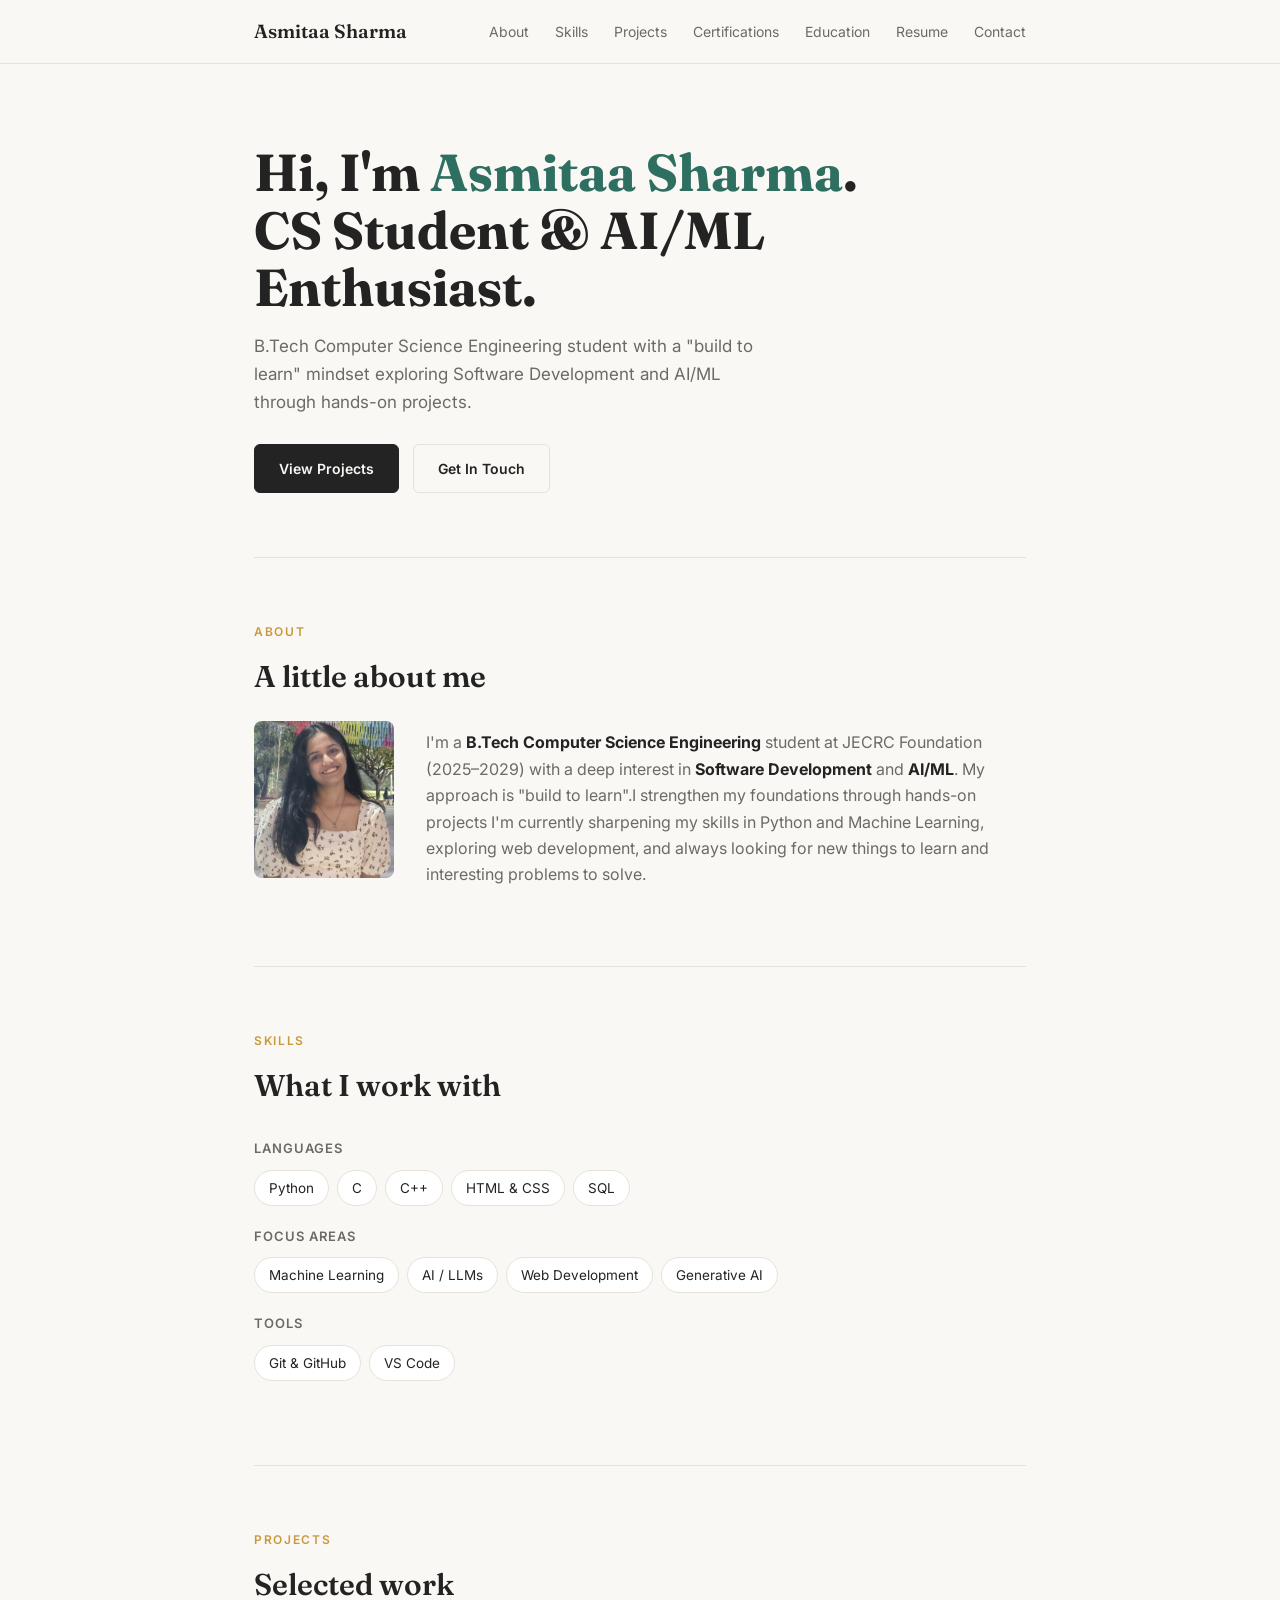
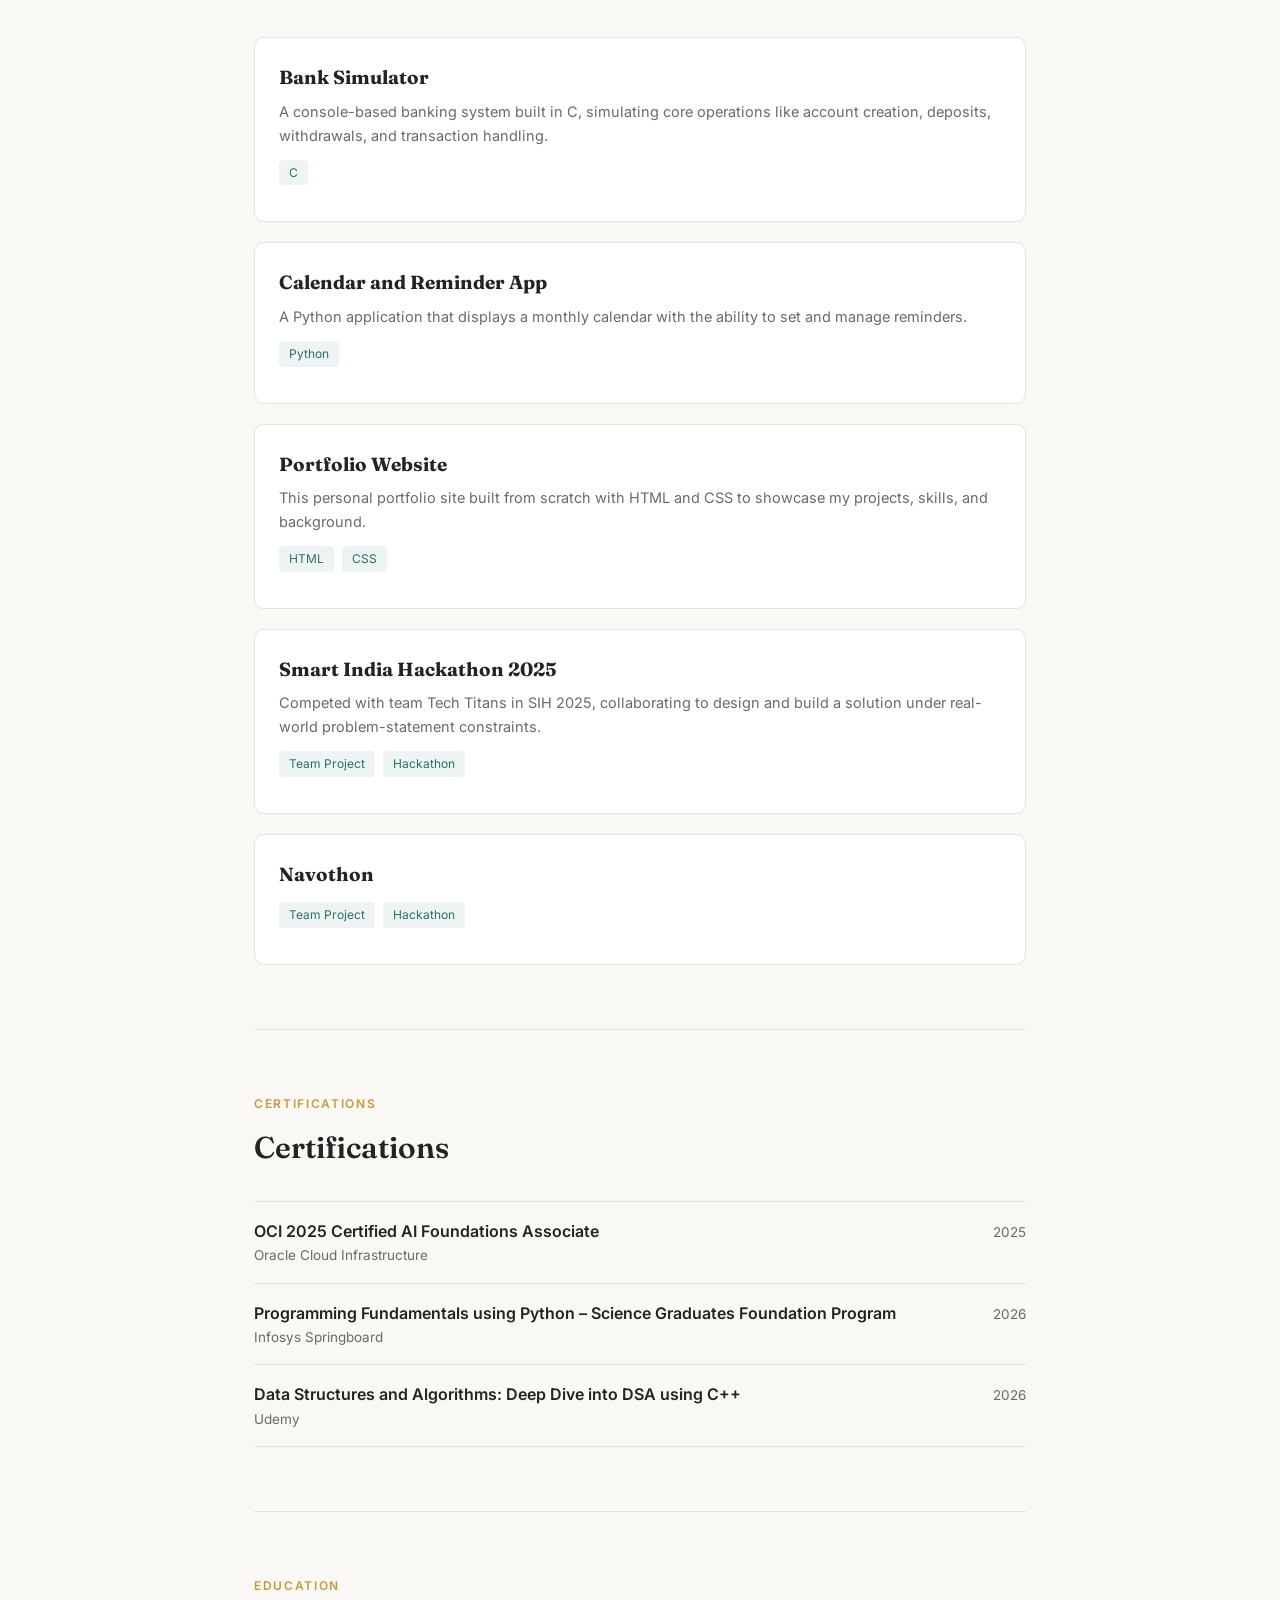
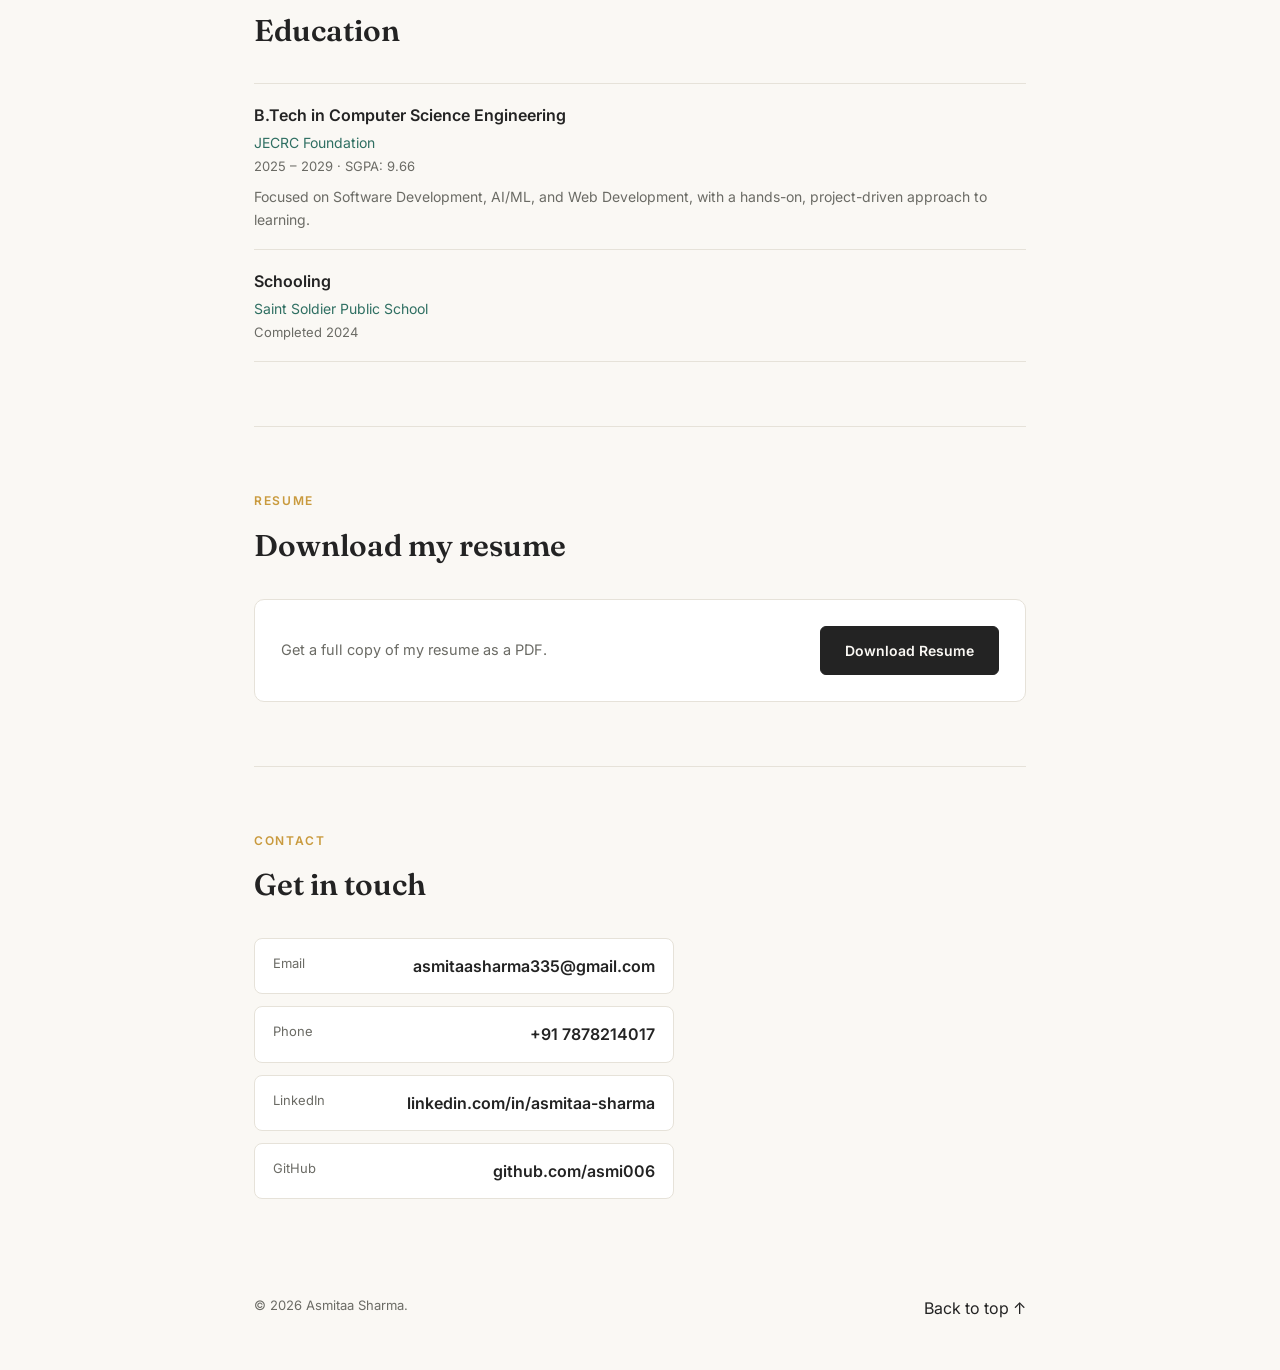
<file: index.html>
<!DOCTYPE html>
<html lang="en">
<head>
<meta charset="UTF-8">
<meta name="viewport" content="width=device-width, initial-scale=1.0">
<title>Asmitaa Sharma: Portfolio</title>
<link rel="preconnect" href="https://fonts.googleapis.com">
<link href="https://fonts.googleapis.com/css2?family=Fraunces:wght@500;600;700&family=Inter:wght@400;500;600;700&display=swap" rel="stylesheet">
<link rel="stylesheet" href="portfolio.css">
<style>
  
</style>
</head>
<body>

<header class="site-nav">
  <div class="nav-inner">
    <a href="#top" class="nav-name">Asmitaa Sharma</a>
    <input type="checkbox" id="nav-toggle">
    <label for="nav-toggle" class="nav-toggle-label">Menu</label>
    <nav class="nav-links">
      <a href="#about">About</a>
      <a href="#skills">Skills</a>
      <a href="#projects">Projects</a>
      <a href="#certifications">Certifications</a>
      <a href="#education">Education</a>
      <a href="#resume">Resume</a>
      <a href="#contact">Contact</a>
    </nav>
  </div>
</header>

<div class="wrap" id="top">

  <section class="hero">
    <h1>Hi, I'm <span>Asmitaa Sharma</span>.<br>CS Student &amp; AI/ML Enthusiast.</h1>
    <p>B.Tech Computer Science Engineering student with a "build to learn" mindset exploring Software Development and AI/ML through hands-on projects.</p>
    <div class="btn-row">
      <a href="#projects" class="btn btn-solid">View Projects</a>
      <a href="#contact" class="btn btn-outline">Get In Touch</a>
    </div>
  </section>

  <section id="about">
    <div class="eyebrow">About</div>
    <h2>A little about me</h2>
    <div class="about-grid">
      <div class="avatar"><img src="IMG_20260224_184258836_.jpg" alt="Asmitaa Sharma"></div>
      <div class="about-text">
        <p>I'm a <strong>B.Tech Computer Science Engineering</strong> student at JECRC Foundation (2025–2029) with a deep interest in <strong>Software Development</strong> and <strong>AI/ML</strong>.
        My approach is "build to learn".I strengthen my foundations through hands-on projects
        I'm currently sharpening my skills in Python and Machine Learning, exploring web development, and always looking for new things to learn and interesting problems to solve.</p>
      </div>
    </div>
  </section>

  <section id="skills">
    <div class="eyebrow">Skills</div>
    <h2>What I work with</h2>
    <div class="skill-group">
      <h3>Languages</h3>
      <div class="tag-list">
        <span class="tag">Python</span><span class="tag">C</span><span class="tag">C++</span><span class="tag">HTML &amp; CSS</span><span class="tag">SQL</span>
      </div>
    </div>
    <div class="skill-group">
      <h3>Focus Areas</h3>
      <div class="tag-list">
        <span class="tag">Machine Learning</span><span class="tag">AI / LLMs</span><span class="tag">Web Development</span><span class="tag">Generative AI</span>
      </div>
    </div>
    <div class="skill-group">
      <h3>Tools</h3>
      <div class="tag-list">
        <span class="tag">Git &amp; GitHub</span><span class="tag">VS Code</span>
      </div>
    </div>
  </section>

  <section id="projects">
    <div class="eyebrow">Projects</div>
    <h2>Selected work</h2>
    <div class="project-list">
      <div class="project">
        <h3>Bank Simulator</h3>
        <p>A console-based banking system built in C, simulating core operations like account creation, deposits, withdrawals, and transaction handling.</p>
        <div class="project-tags"><span>C</span></div>
      </div>
      <div class="project">
        <h3>Calendar and Reminder App</h3>
        <p>A Python application that displays a monthly calendar with the ability to set and manage reminders.</p>
        <div class="project-tags"><span>Python</span></div>
      </div>
      <div class="project">
        <h3>Portfolio Website</h3>
        <p>This personal portfolio site built from scratch with HTML and CSS to showcase my projects, skills, and background.</p>
        <div class="project-tags"><span>HTML</span><span>CSS</span></div>
      </div>
      <div class="project">
        <h3>Smart India Hackathon 2025</h3>
        <p>Competed with team Tech Titans in SIH 2025, collaborating to design and build a solution under real-world problem-statement constraints.</p>
        <div class="project-tags"><span>Team Project</span><span>Hackathon</span></div>
      </div>
      <div class="project">
        <h3>Navothon</h3>
        <p>  </p>
        <div class="project-tags"><span>Team Project</span><span>Hackathon</span></div>
      </div> 
    </div>
  </section>

  <section id="certifications">
    <div class="eyebrow">Certifications</div>
    <h2>Certifications</h2>
    <div class="cert">
      <div>
        <div class="cert-name">OCI 2025 Certified AI Foundations Associate</div>
        <div class="cert-issuer">Oracle Cloud Infrastructure</div>
      </div>
      <div class="cert-date">2025</div>
    </div>
    <div class="cert">
      <div>
        <div class="cert-name">Programming Fundamentals using Python – Science Graduates Foundation Program</div>
        <div class="cert-issuer">Infosys Springboard</div>
      </div>
      <div class="cert-date">2026</div>
    </div>
    <div class="cert">
      <div>
        <div class="cert-name">Data Structures and Algorithms: Deep Dive into DSA using C++</div>
        <div class="cert-issuer">Udemy</div>
      </div>
      <div class="cert-date">2026</div>
    </div>
  </section>

  <section id="education">
    <div class="eyebrow">Education</div>
    <h2>Education</h2>
    <div class="edu-item">
      <div class="edu-degree">B.Tech in Computer Science Engineering</div>
      <div class="edu-school">JECRC Foundation</div>
      <div class="edu-meta">2025 – 2029 · SGPA: 9.66</div>
      <div class="edu-desc">Focused on Software Development, AI/ML, and Web Development, with a hands-on, project-driven approach to learning.</div>
    </div>
    <div class="edu-item">
      <div class="edu-degree">Schooling</div>
      <div class="edu-school">Saint Soldier Public School</div>
      <div class="edu-meta">Completed 2024</div>
    </div>
  </section>

  <section id="resume">
    <div class="eyebrow">Resume</div>
    <h2>Download my resume</h2>
    <div class="resume-box">
      <p>Get a full copy of my resume as a PDF.</p>
      <a href="RESUME-AsmitaaSharma.pdf" download class="btn btn-solid">Download Resume</a>
    </div>
  </section>

  <section id="contact">
    <div class="eyebrow">Contact</div>
    <h2>Get in touch</h2>
    <div class="contact-list">
      <a href="mailto:asmitaasharma335@gmail.com" class="contact-item">
        <span class="label">Email</span><span class="value">asmitaasharma335@gmail.com</span>
      </a>
      <a href="tel:+917878214017" class="contact-item">
        <span class="label">Phone</span><span class="value">+91 7878214017</span>
      </a>
      <a href="https://www.linkedin.com/in/asmitaa-sharma-31aa79373" class="contact-item">
        <span class="label">LinkedIn</span><span class="value">linkedin.com/in/asmitaa-sharma</span>
      </a>
      <a href="https://github.com/asmi006" class="contact-item">
        <span class="label">GitHub</span><span class="value">github.com/asmi006</span>
      </a>
    </div>
  </section>

  <footer>
    <p>© 2026 Asmitaa Sharma.</p>
    <a href="#top">Back to top ↑</a>
  </footer>

</div>
</body>
</html>
</file>
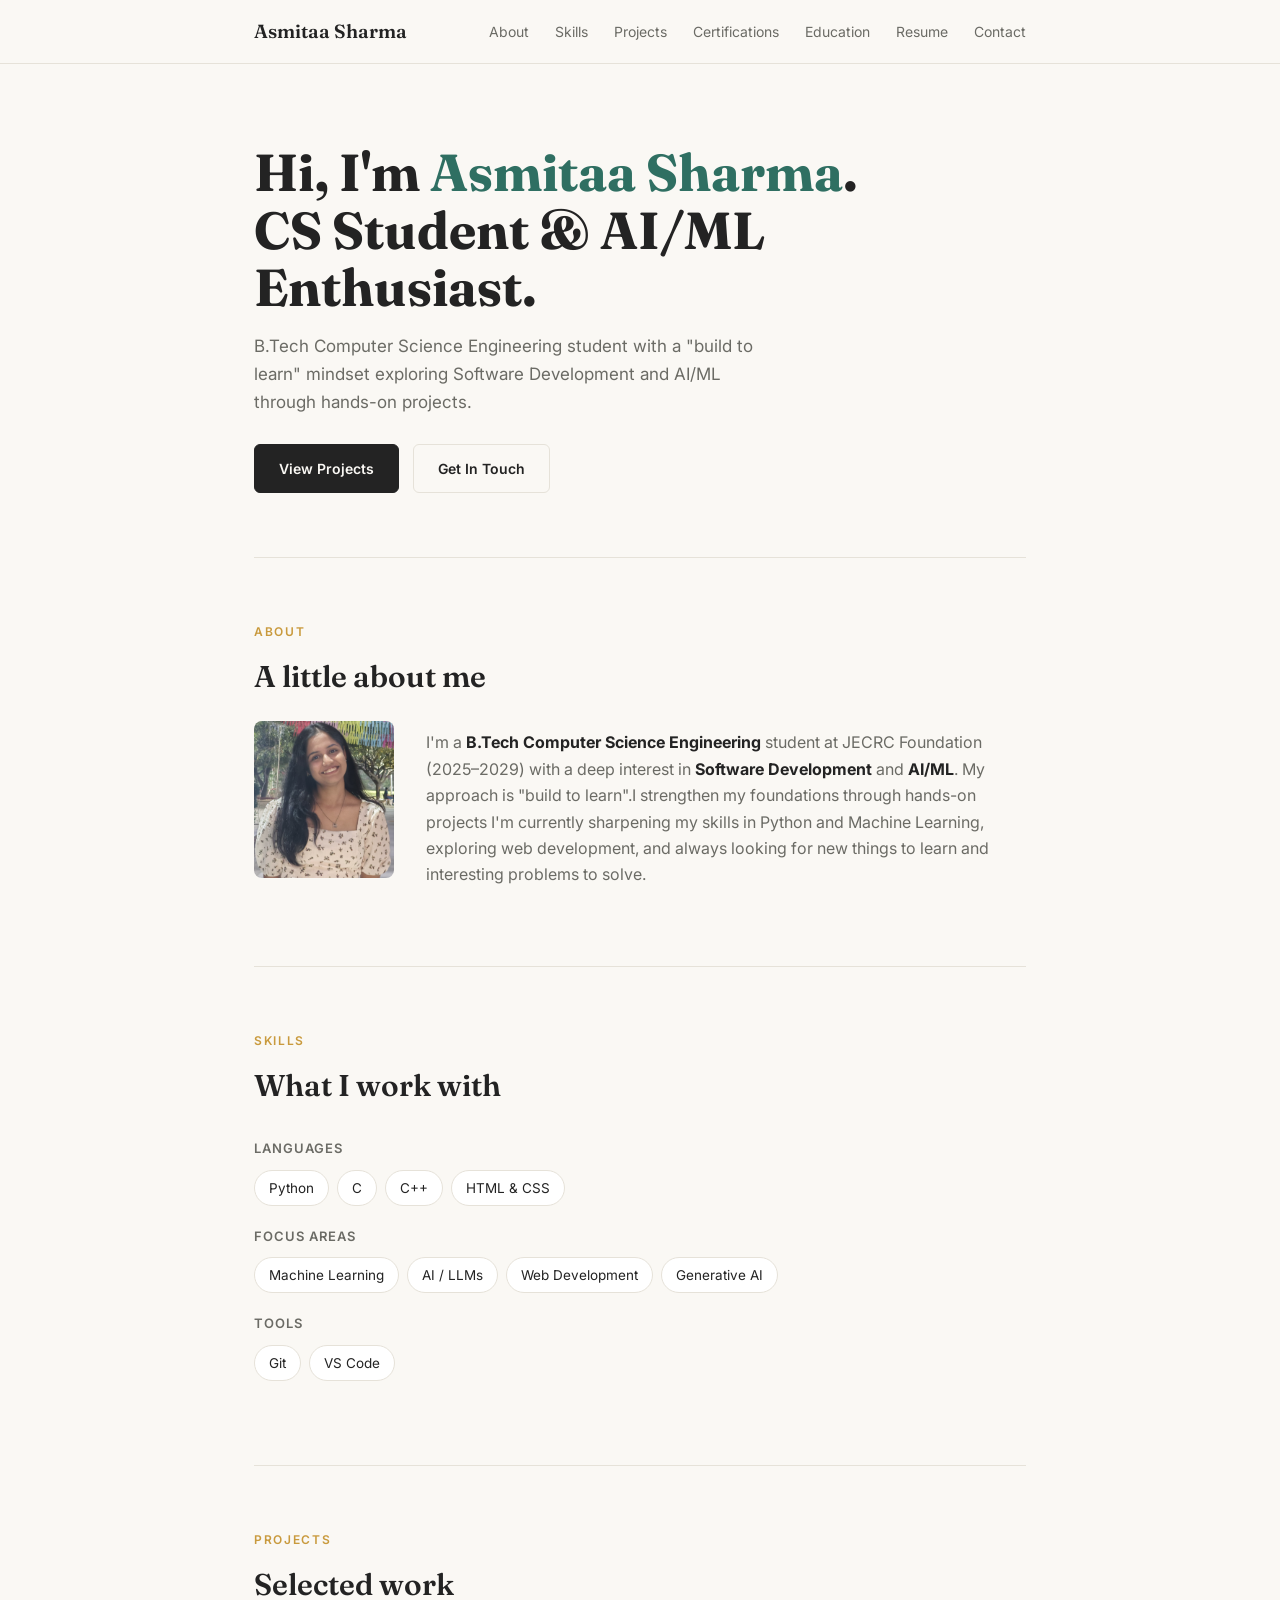
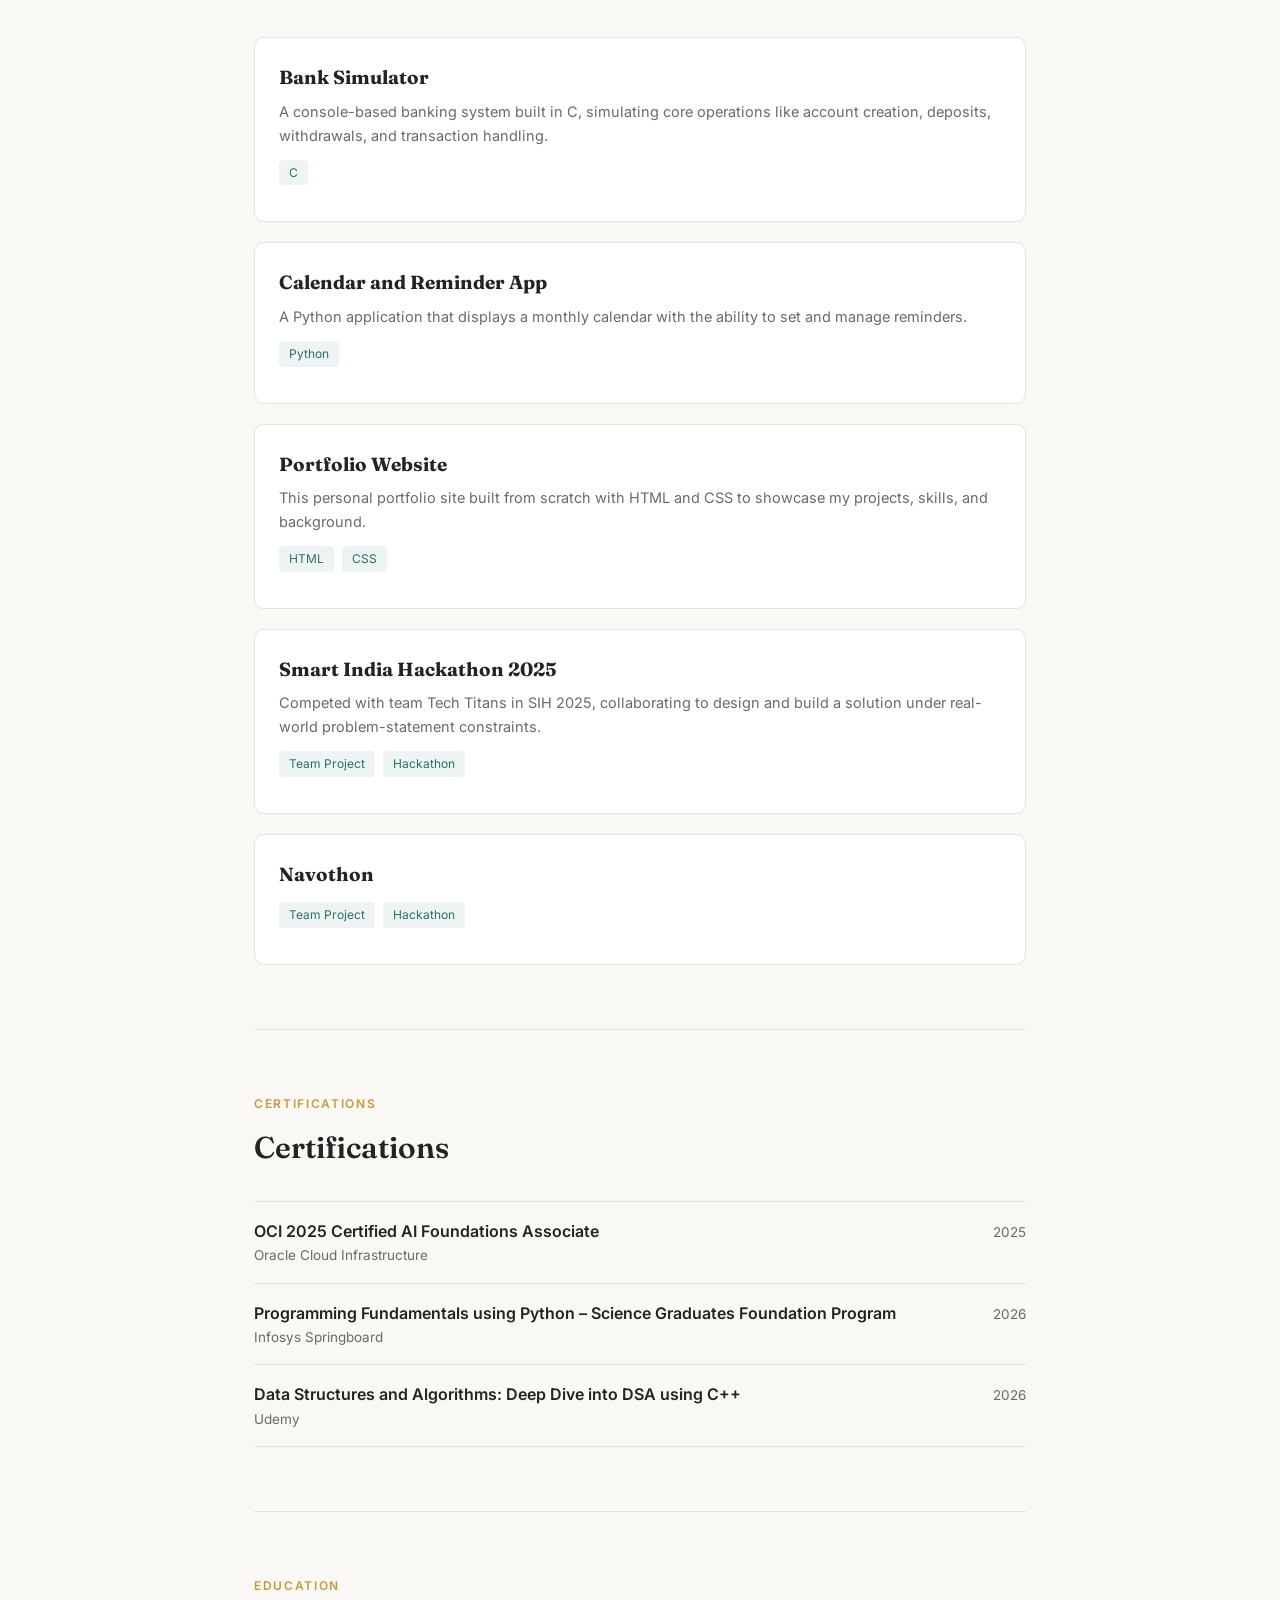
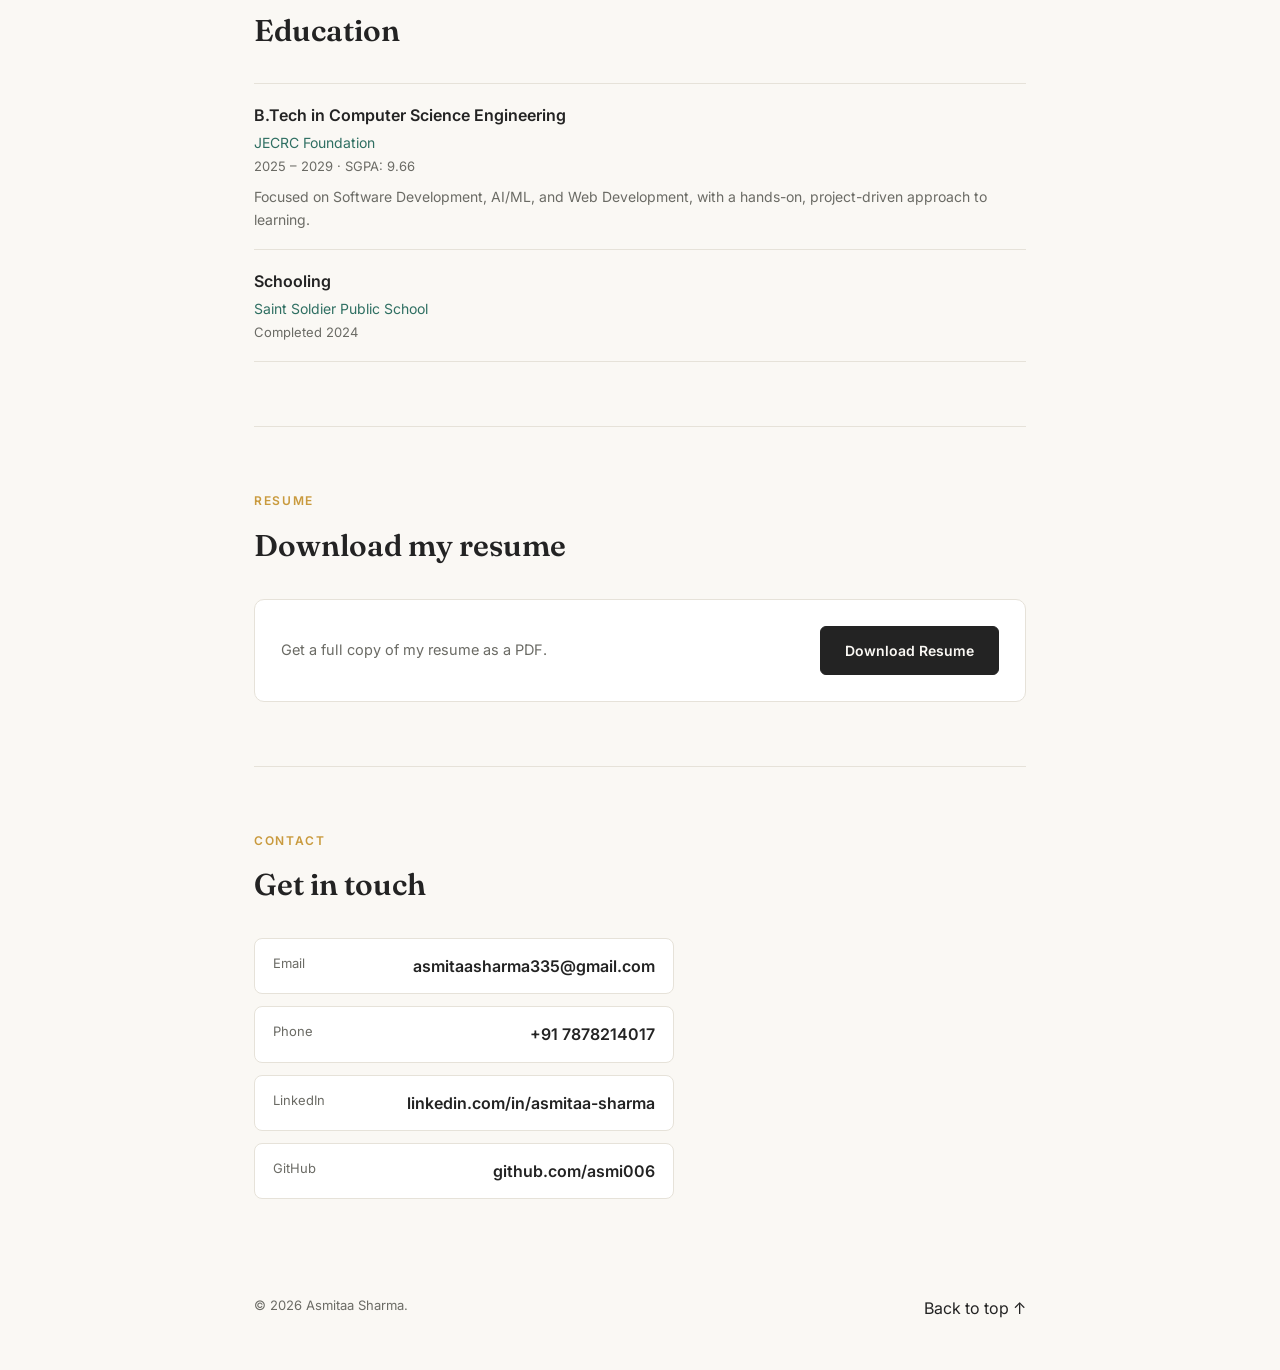
<file: portfolio-simple (2).html>
<!DOCTYPE html>
<html lang="en">
<head>
<meta charset="UTF-8">
<meta name="viewport" content="width=device-width, initial-scale=1.0">
<title>Asmitaa Sharma: Portfolio</title>
<link rel="preconnect" href="https://fonts.googleapis.com">
<link href="https://fonts.googleapis.com/css2?family=Fraunces:wght@500;600;700&family=Inter:wght@400;500;600;700&display=swap" rel="stylesheet">
<style>
  :root{
    --bg:#FAF8F4;
    --surface:#FFFFFF;
    --ink:#232323;
    --muted:#6B6B65;
    --line:#E6E2D9;
    --teal:#2F6F62;
    --gold:#C99A3D;
    --sans:'Inter', -apple-system, sans-serif;
    --serif:'Fraunces', Georgia, serif;
  }

  *{box-sizing:border-box;margin:0;padding:0;}
  html{scroll-behavior:smooth;}
  @media (prefers-reduced-motion: reduce){ html{scroll-behavior:auto;} }

  body{
    background:var(--bg);
    color:var(--ink);
    font-family:var(--sans);
    line-height:1.65;
  }
  a{color:inherit;text-decoration:none;}
  ul{list-style:none;}
  img{max-width:100%;display:block;border-radius:8px;}

  :focus-visible{outline:2px solid var(--teal);outline-offset:3px;}

  .wrap{max-width:820px;margin:0 auto;padding:0 24px;}

  header.site-nav{
    position:sticky;top:0;z-index:10;
    background:rgba(250,248,244,0.92);
    backdrop-filter:blur(6px);
    border-bottom:1px solid var(--line);
  }
  .nav-inner{
    max-width:820px;margin:0 auto;padding:16px 24px;
    display:flex;align-items:center;justify-content:space-between;
  }
  .nav-name{font-family:var(--serif);font-weight:600;font-size:19px;}
  .nav-links{display:flex;gap:26px;}
  .nav-links a{font-size:14px;color:var(--muted);}
  .nav-links a:hover{color:var(--teal);}

  #nav-toggle{display:none;}
  .nav-toggle-label{display:none;cursor:pointer;font-size:14px;font-weight:600;color:var(--teal);}

  @media (max-width:640px){
    .nav-links{
      display:none;
      position:absolute;top:100%;left:0;right:0;
      background:var(--surface);
      border-bottom:1px solid var(--line);
      flex-direction:column;
      gap:0;
      padding:8px 0;
    }
    .nav-links a{padding:12px 24px;border-top:1px solid var(--line);}
    .nav-toggle-label{display:block;}
    #nav-toggle:checked ~ .nav-links{display:flex;}
  }

  section{padding:64px 0;border-bottom:1px solid var(--line);}
  section:last-of-type{border-bottom:none;}
  .eyebrow{
    font-size:12px;letter-spacing:0.14em;text-transform:uppercase;
    color:var(--gold);font-weight:600;margin-bottom:10px;
  }
  h2{font-family:var(--serif);font-size:clamp(24px,3vw,30px);font-weight:600;margin-bottom:28px;}

  .hero{padding:80px 0 64px;}
  .hero h1{
    font-family:var(--serif);
    font-size:clamp(34px,5vw,52px);
    font-weight:700;
    line-height:1.1;
    margin-bottom:16px;
  }
  .hero h1 span{color:var(--teal);}
  .hero p{font-size:17px;color:var(--muted);max-width:520px;margin-bottom:28px;}
  .btn-row{display:flex;gap:14px;flex-wrap:wrap;}
  .btn{
    display:inline-block;padding:12px 24px;border-radius:6px;font-size:14px;font-weight:600;
    border:1px solid var(--ink);
  }
  .btn-solid{background:var(--ink);color:var(--bg);}
  .btn-solid:hover{background:var(--teal);border-color:var(--teal);}
  .btn-outline{border-color:var(--line);color:var(--ink);}
  .btn-outline:hover{border-color:var(--ink);}
  .about-grid{display:grid;grid-template-columns:140px 1fr;gap:32px;align-items:start;}
  .avatar{
    width:140px;height:140px;border-radius:50%;
    background:linear-gradient(150deg,var(--teal),var(--gold));
    display:flex;align-items:center;justify-content:center;
    font-family:var(--serif);font-size:40px;color:#fff;font-weight:600;
  }
  .about-text p{color:var(--muted);margin-bottom:14px;}
  .about-text strong{color:var(--ink);}

  .skill-group{margin-bottom:20px;}
  .skill-group h3{font-size:13px;text-transform:uppercase;letter-spacing:0.08em;color:var(--muted);margin-bottom:10px;font-weight:600;}
  .tag-list{display:flex;flex-wrap:wrap;gap:8px;}
  .tag{
    background:var(--surface);border:1px solid var(--line);
    padding:6px 14px;border-radius:20px;font-size:13.5px;
  }

  .project-list{display:flex;flex-direction:column;gap:20px;}
  .project{
    background:var(--surface);border:1px solid var(--line);border-radius:10px;
    padding:24px;
  }
  .project h3{font-family:var(--serif);font-size:19px;margin-bottom:6px;}
  .project p{color:var(--muted);font-size:14.5px;margin-bottom:12px;}
  .project-tags{display:flex;flex-direction:wrap;gap:8px;margin-bottom:12px;}
  .project-tags span{font-size:12px;color:var(--teal);background:rgba(47,111,98,0.08);padding:3px 10px;border-radius:4px;}
  .project-links a{font-size:13.5px;font-weight:600;color:var(--teal);margin-right:18px;}
  .project-links a:hover{text-decoration:underline;}

  .cert{
    display:flex;justify-content:space-between;align-items:baseline;flex-wrap:wrap;gap:6px;
    padding:16px 0;border-top:1px solid var(--line);
  }
  .cert:last-child{border-bottom:1px solid var(--line);}
  .cert-name{font-weight:600;}
  .cert-issuer{color:var(--muted);font-size:13.5px;}
  .cert-date{color:var(--muted);font-size:13.5px;white-space:nowrap;}

  .edu-item{padding:18px 0;border-top:1px solid var(--line);}
  .edu-item:last-child{border-bottom:1px solid var(--line);}
  .edu-degree{font-weight:600;font-size:16px;}
  .edu-school{color:var(--teal);font-size:14px;margin-top:2px;}
  .edu-meta{color:var(--muted);font-size:13px;margin-top:2px;}
  .edu-desc{color:var(--muted);font-size:14px;margin-top:8px;}

  .resume-box{
    display:flex;align-items:center;justify-content:space-between;flex-wrap:wrap;gap:16px;
    background:var(--surface);border:1px solid var(--line);border-radius:10px;padding:26px;
  }
  .resume-box p{color:var(--muted);font-size:14.5px;}

  .contact-list{display:flex;flex-direction:column;gap:12px;max-width:420px;}
  .contact-item{
    display:flex;justify-content:space-between;
    padding:14px 18px;border:1px solid var(--line);border-radius:8px;background:var(--surface);
  }
  .contact-item .label{color:var(--muted);font-size:13px;}
  .contact-item .value{font-weight:600;}

  footer{padding:32px 0 48px;display:flex;justify-content:space-between;flex-wrap:wrap;gap:10px;}
  footer p{font-size:13px;color:var(--muted);}
</style>
</head>
<body>

<header class="site-nav">
  <div class="nav-inner">
    <a href="#top" class="nav-name">Asmitaa Sharma</a>
    <input type="checkbox" id="nav-toggle">
    <label for="nav-toggle" class="nav-toggle-label">Menu</label>
    <nav class="nav-links">
      <a href="#about">About</a>
      <a href="#skills">Skills</a>
      <a href="#projects">Projects</a>
      <a href="#certifications">Certifications</a>
      <a href="#education">Education</a>
      <a href="#resume">Resume</a>
      <a href="#contact">Contact</a>
    </nav>
  </div>
</header>

<div class="wrap" id="top">

  <section class="hero">
    <h1>Hi, I'm <span>Asmitaa Sharma</span>.<br>CS Student &amp; AI/ML Enthusiast.</h1>
    <p>B.Tech Computer Science Engineering student with a "build to learn" mindset exploring Software Development and AI/ML through hands-on projects.</p>
    <div class="btn-row">
      <a href="#projects" class="btn btn-solid">View Projects</a>
      <a href="#contact" class="btn btn-outline">Get In Touch</a>
    </div>
  </section>

  <section id="about">
    <div class="eyebrow">About</div>
    <h2>A little about me</h2>
    <div class="about-grid">
      <div class="avatar"><img src="IMG_20260224_184258836_.jpg" alt="Asmitaa Sharma"></div>
      <div class="about-text">
        <p>I'm a <strong>B.Tech Computer Science Engineering</strong> student at JECRC Foundation (2025–2029) with a deep interest in <strong>Software Development</strong> and <strong>AI/ML</strong>.
        My approach is "build to learn".I strengthen my foundations through hands-on projects
        I'm currently sharpening my skills in Python and Machine Learning, exploring web development, and always looking for new things to learn and interesting problems to solve.</p>
      </div>
    </div>
  </section>

  <section id="skills">
    <div class="eyebrow">Skills</div>
    <h2>What I work with</h2>
    <div class="skill-group">
      <h3>Languages</h3>
      <div class="tag-list">
        <span class="tag">Python</span><span class="tag">C</span><span class="tag">C++</span><span class="tag">HTML &amp; CSS</span>
      </div>
    </div>
    <div class="skill-group">
      <h3>Focus Areas</h3>
      <div class="tag-list">
        <span class="tag">Machine Learning</span><span class="tag">AI / LLMs</span><span class="tag">Web Development</span><span class="tag">Generative AI</span>
      </div>
    </div>
    <div class="skill-group">
      <h3>Tools</h3>
      <div class="tag-list">
        <span class="tag">Git</span><span class="tag">VS Code</span>
      </div>
    </div>
  </section>

  <section id="projects">
    <div class="eyebrow">Projects</div>
    <h2>Selected work</h2>
    <div class="project-list">
      <div class="project">
        <h3>Bank Simulator</h3>
        <p>A console-based banking system built in C, simulating core operations like account creation, deposits, withdrawals, and transaction handling.</p>
        <div class="project-tags"><span>C</span></div>
      </div>
      <div class="project">
        <h3>Calendar and Reminder App</h3>
        <p>A Python application that displays a monthly calendar with the ability to set and manage reminders.</p>
        <div class="project-tags"><span>Python</span></div>
      </div>
      <div class="project">
        <h3>Portfolio Website</h3>
        <p>This personal portfolio site built from scratch with HTML and CSS to showcase my projects, skills, and background.</p>
        <div class="project-tags"><span>HTML</span><span>CSS</span></div>
      </div>
      <div class="project">
        <h3>Smart India Hackathon 2025</h3>
        <p>Competed with team Tech Titans in SIH 2025, collaborating to design and build a solution under real-world problem-statement constraints.</p>
        <div class="project-tags"><span>Team Project</span><span>Hackathon</span></div>
      </div>
      <div class="project">
        <h3>Navothon</h3>
        <p>  </p>
        <div class="project-tags"><span>Team Project</span><span>Hackathon</span></div>
      </div> 
    </div>
  </section>

  <section id="certifications">
    <div class="eyebrow">Certifications</div>
    <h2>Certifications</h2>
    <div class="cert">
      <div>
        <div class="cert-name">OCI 2025 Certified AI Foundations Associate</div>
        <div class="cert-issuer">Oracle Cloud Infrastructure</div>
      </div>
      <div class="cert-date">2025</div>
    </div>
    <div class="cert">
      <div>
        <div class="cert-name">Programming Fundamentals using Python – Science Graduates Foundation Program</div>
        <div class="cert-issuer">Infosys Springboard</div>
      </div>
      <div class="cert-date">2026</div>
    </div>
    <div class="cert">
      <div>
        <div class="cert-name">Data Structures and Algorithms: Deep Dive into DSA using C++</div>
        <div class="cert-issuer">Udemy</div>
      </div>
      <div class="cert-date">2026</div>
    </div>
  </section>

  <section id="education">
    <div class="eyebrow">Education</div>
    <h2>Education</h2>
    <div class="edu-item">
      <div class="edu-degree">B.Tech in Computer Science Engineering</div>
      <div class="edu-school">JECRC Foundation</div>
      <div class="edu-meta">2025 – 2029 · SGPA: 9.66</div>
      <div class="edu-desc">Focused on Software Development, AI/ML, and Web Development, with a hands-on, project-driven approach to learning.</div>
    </div>
    <div class="edu-item">
      <div class="edu-degree">Schooling</div>
      <div class="edu-school">Saint Soldier Public School</div>
      <div class="edu-meta">Completed 2024</div>
    </div>
  </section>

  <section id="resume">
    <div class="eyebrow">Resume</div>
    <h2>Download my resume</h2>
    <div class="resume-box">
      <p>Get a full copy of my resume as a PDF.</p>
      <a href="resume (2).pdf" download class="btn btn-solid">Download Resume</a>
    </div>
  </section>

  <section id="contact">
    <div class="eyebrow">Contact</div>
    <h2>Get in touch</h2>
    <div class="contact-list">
      <a href="mailto:asmitaasharma335@gmail.com" class="contact-item">
        <span class="label">Email</span><span class="value">asmitaasharma335@gmail.com</span>
      </a>
      <a href="tel:+917878214017" class="contact-item">
        <span class="label">Phone</span><span class="value">+91 7878214017</span>
      </a>
      <a href="https://www.linkedin.com/in/asmitaa-sharma-31aa79373" class="contact-item">
        <span class="label">LinkedIn</span><span class="value">linkedin.com/in/asmitaa-sharma</span>
      </a>
      <a href="https://github.com/asmi006" class="contact-item">
        <span class="label">GitHub</span><span class="value">github.com/asmi006</span>
      </a>
    </div>
  </section>

  <footer>
    <p>© 2026 Asmitaa Sharma.</p>
    <a href="#top">Back to top ↑</a>
  </footer>

</div>
</body>
</html>
</file>
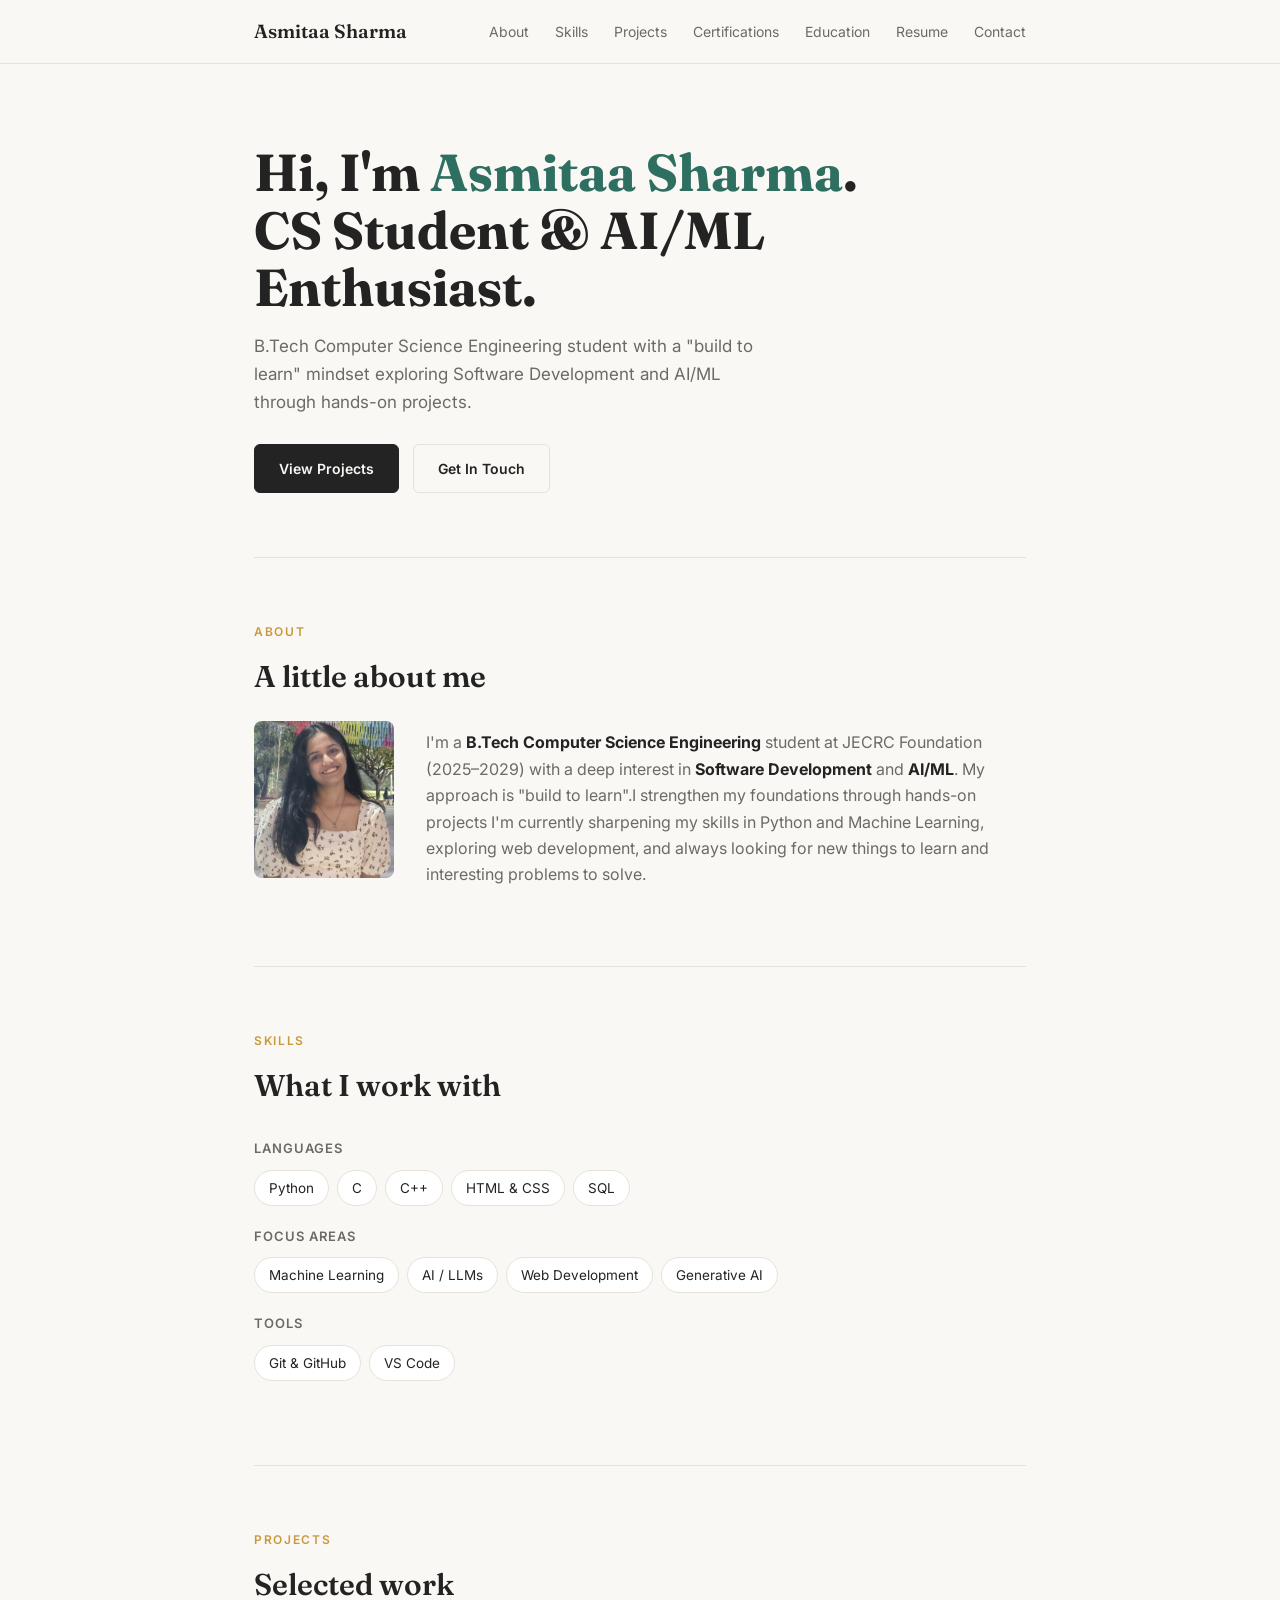
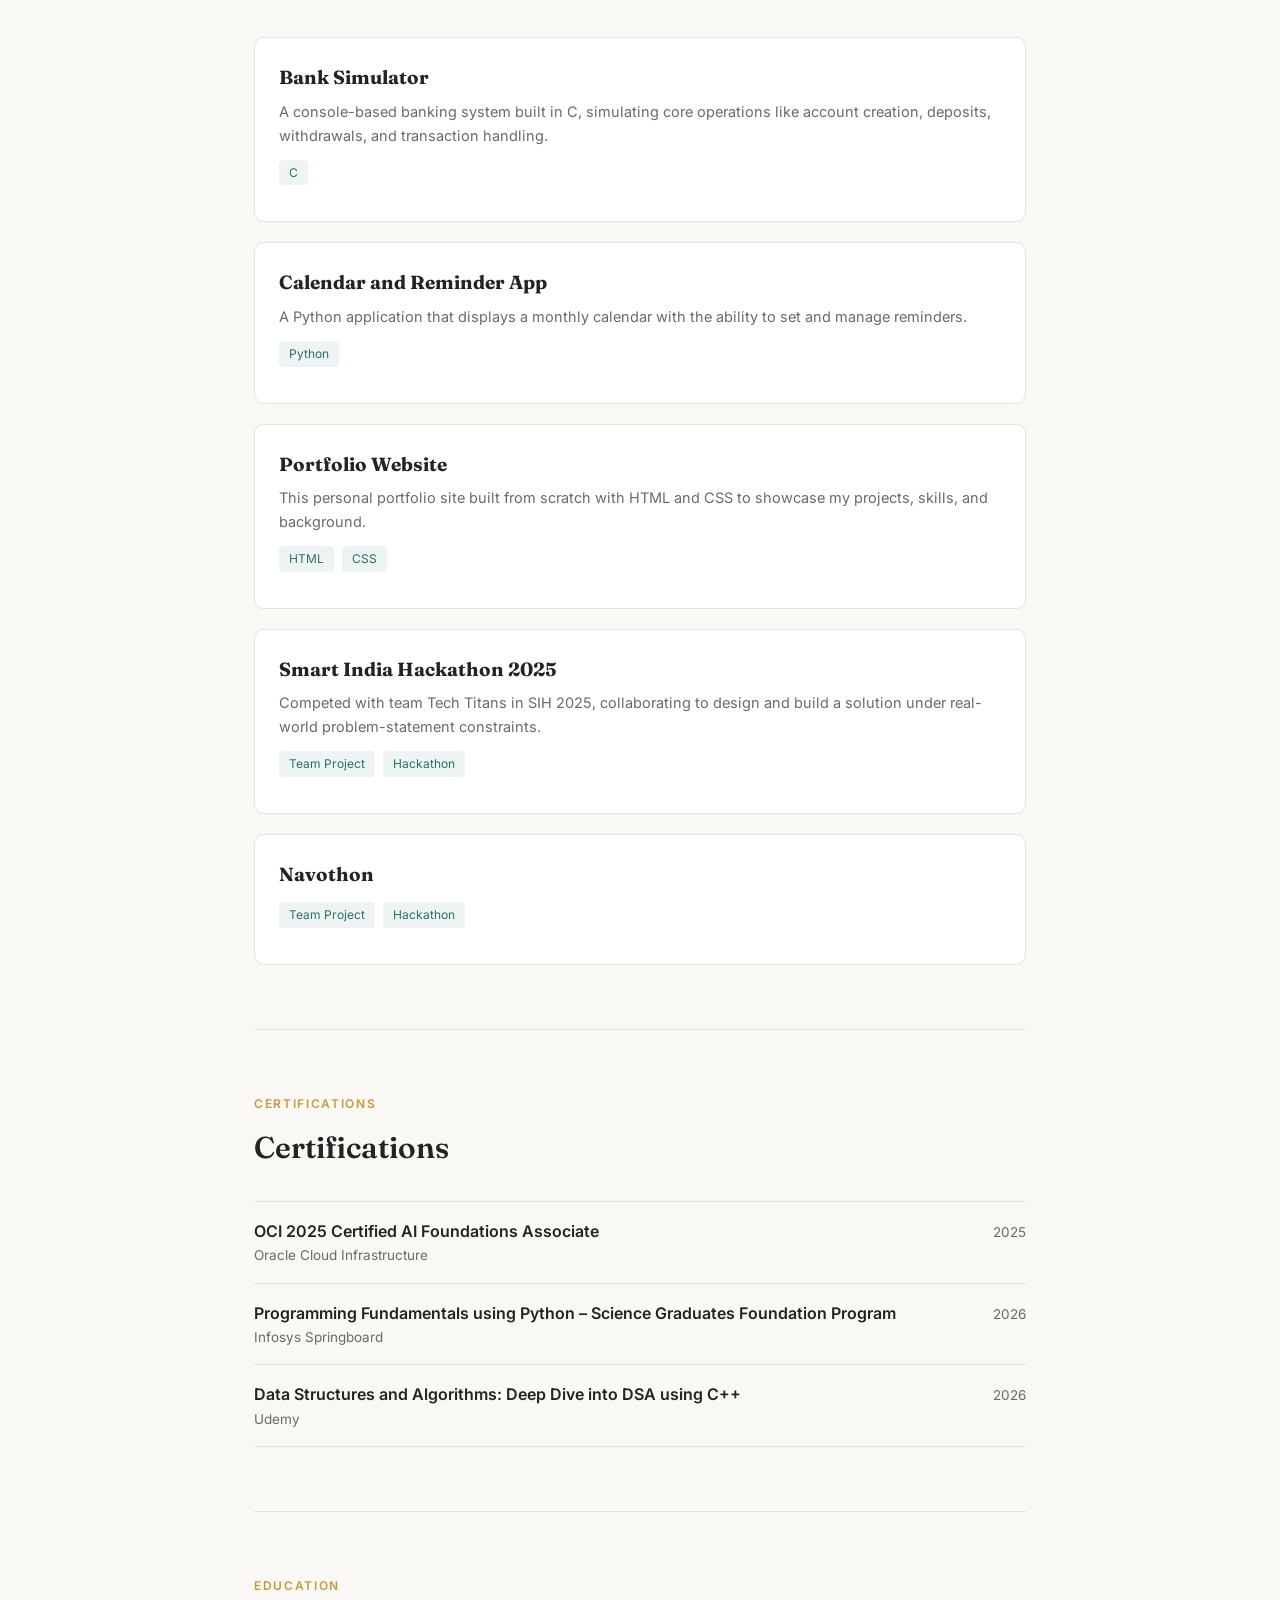
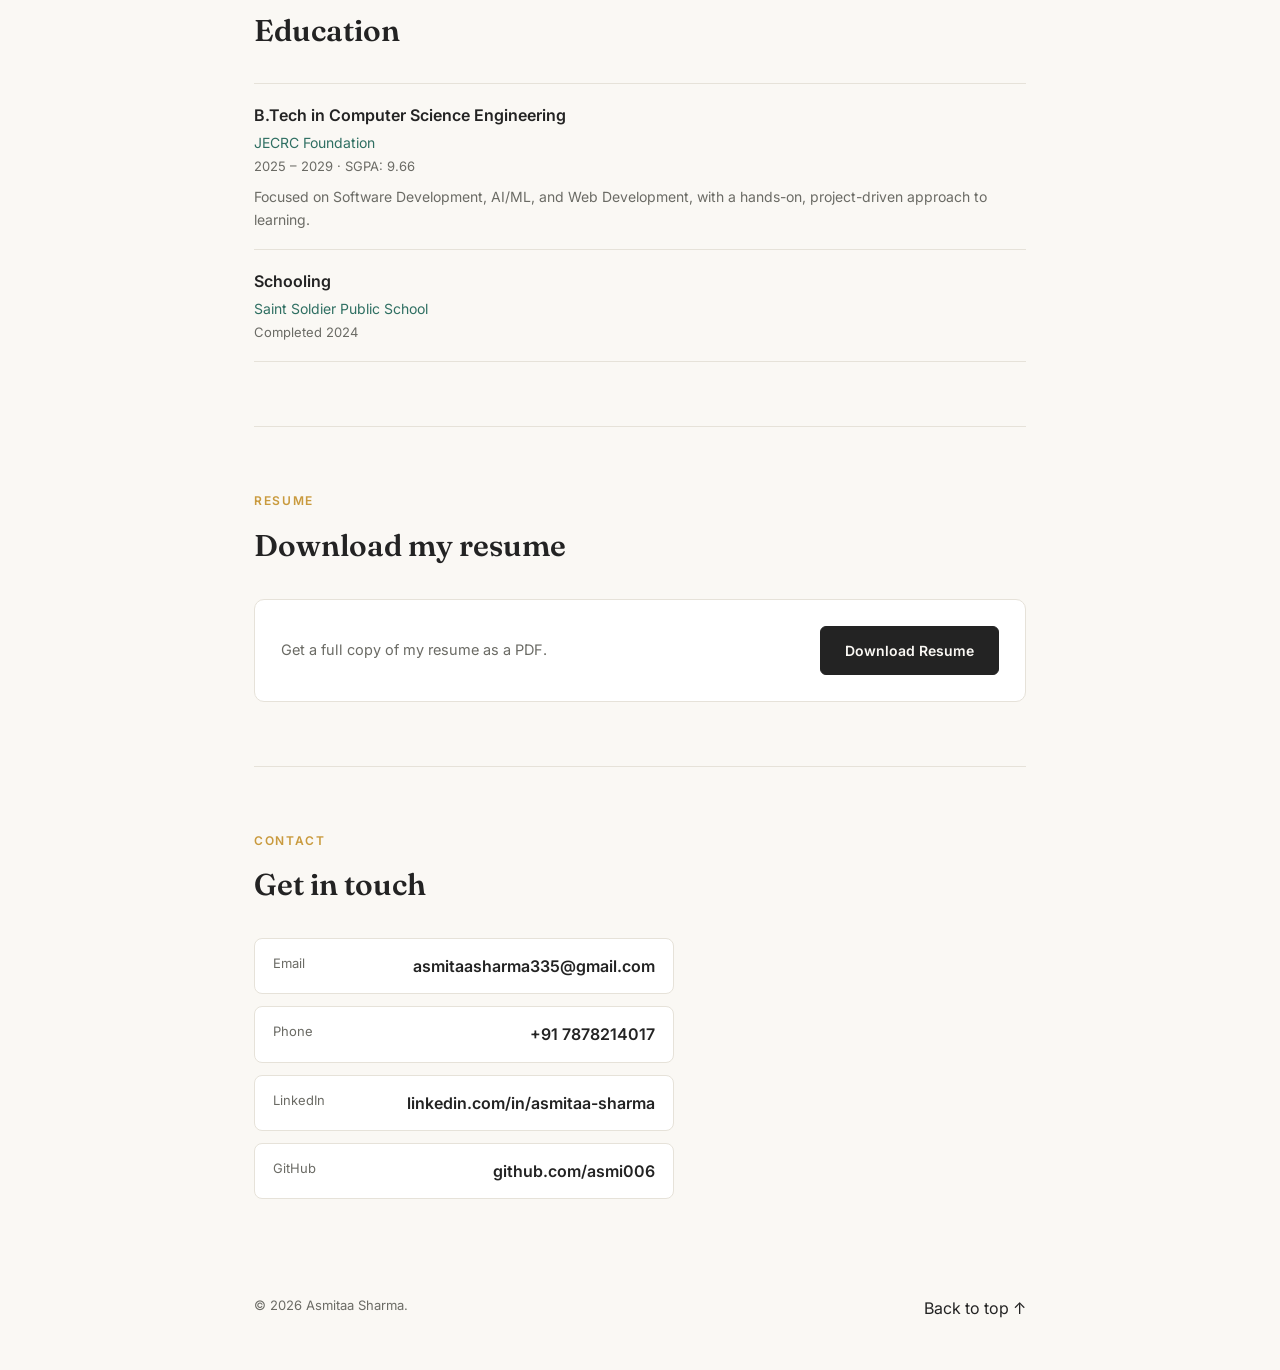
<file: portfolio.html>
<!DOCTYPE html>
<html lang="en">
<head>
<meta charset="UTF-8">
<meta name="viewport" content="width=device-width, initial-scale=1.0">
<title>Asmitaa Sharma: Portfolio</title>
<link rel="preconnect" href="https://fonts.googleapis.com">
<link href="https://fonts.googleapis.com/css2?family=Fraunces:wght@500;600;700&family=Inter:wght@400;500;600;700&display=swap" rel="stylesheet">
<link rel="stylesheet" href="portfolio.css">
<style>
  
</style>
</head>
<body>

<header class="site-nav">
  <div class="nav-inner">
    <a href="#top" class="nav-name">Asmitaa Sharma</a>
    <input type="checkbox" id="nav-toggle">
    <label for="nav-toggle" class="nav-toggle-label">Menu</label>
    <nav class="nav-links">
      <a href="#about">About</a>
      <a href="#skills">Skills</a>
      <a href="#projects">Projects</a>
      <a href="#certifications">Certifications</a>
      <a href="#education">Education</a>
      <a href="#resume">Resume</a>
      <a href="#contact">Contact</a>
    </nav>
  </div>
</header>

<div class="wrap" id="top">

  <section class="hero">
    <h1>Hi, I'm <span>Asmitaa Sharma</span>.<br>CS Student &amp; AI/ML Enthusiast.</h1>
    <p>B.Tech Computer Science Engineering student with a "build to learn" mindset exploring Software Development and AI/ML through hands-on projects.</p>
    <div class="btn-row">
      <a href="#projects" class="btn btn-solid">View Projects</a>
      <a href="#contact" class="btn btn-outline">Get In Touch</a>
    </div>
  </section>

  <section id="about">
    <div class="eyebrow">About</div>
    <h2>A little about me</h2>
    <div class="about-grid">
      <div class="avatar"><img src="IMG_20260224_184258836_.jpg" alt="Asmitaa Sharma"></div>
      <div class="about-text">
        <p>I'm a <strong>B.Tech Computer Science Engineering</strong> student at JECRC Foundation (2025–2029) with a deep interest in <strong>Software Development</strong> and <strong>AI/ML</strong>.
        My approach is "build to learn".I strengthen my foundations through hands-on projects
        I'm currently sharpening my skills in Python and Machine Learning, exploring web development, and always looking for new things to learn and interesting problems to solve.</p>
      </div>
    </div>
  </section>

  <section id="skills">
    <div class="eyebrow">Skills</div>
    <h2>What I work with</h2>
    <div class="skill-group">
      <h3>Languages</h3>
      <div class="tag-list">
        <span class="tag">Python</span><span class="tag">C</span><span class="tag">C++</span><span class="tag">HTML &amp; CSS</span><span class="tag">SQL</span>
      </div>
    </div>
    <div class="skill-group">
      <h3>Focus Areas</h3>
      <div class="tag-list">
        <span class="tag">Machine Learning</span><span class="tag">AI / LLMs</span><span class="tag">Web Development</span><span class="tag">Generative AI</span>
      </div>
    </div>
    <div class="skill-group">
      <h3>Tools</h3>
      <div class="tag-list">
        <span class="tag">Git &amp; GitHub</span><span class="tag">VS Code</span>
      </div>
    </div>
  </section>

  <section id="projects">
    <div class="eyebrow">Projects</div>
    <h2>Selected work</h2>
    <div class="project-list">
      <div class="project">
        <h3>Bank Simulator</h3>
        <p>A console-based banking system built in C, simulating core operations like account creation, deposits, withdrawals, and transaction handling.</p>
        <div class="project-tags"><span>C</span></div>
      </div>
      <div class="project">
        <h3>Calendar and Reminder App</h3>
        <p>A Python application that displays a monthly calendar with the ability to set and manage reminders.</p>
        <div class="project-tags"><span>Python</span></div>
      </div>
      <div class="project">
        <h3>Portfolio Website</h3>
        <p>This personal portfolio site built from scratch with HTML and CSS to showcase my projects, skills, and background.</p>
        <div class="project-tags"><span>HTML</span><span>CSS</span></div>
      </div>
      <div class="project">
        <h3>Smart India Hackathon 2025</h3>
        <p>Competed with team Tech Titans in SIH 2025, collaborating to design and build a solution under real-world problem-statement constraints.</p>
        <div class="project-tags"><span>Team Project</span><span>Hackathon</span></div>
      </div>
      <div class="project">
        <h3>Navothon</h3>
        <p>  </p>
        <div class="project-tags"><span>Team Project</span><span>Hackathon</span></div>
      </div> 
    </div>
  </section>

  <section id="certifications">
    <div class="eyebrow">Certifications</div>
    <h2>Certifications</h2>
    <div class="cert">
      <div>
        <div class="cert-name">OCI 2025 Certified AI Foundations Associate</div>
        <div class="cert-issuer">Oracle Cloud Infrastructure</div>
      </div>
      <div class="cert-date">2025</div>
    </div>
    <div class="cert">
      <div>
        <div class="cert-name">Programming Fundamentals using Python – Science Graduates Foundation Program</div>
        <div class="cert-issuer">Infosys Springboard</div>
      </div>
      <div class="cert-date">2026</div>
    </div>
    <div class="cert">
      <div>
        <div class="cert-name">Data Structures and Algorithms: Deep Dive into DSA using C++</div>
        <div class="cert-issuer">Udemy</div>
      </div>
      <div class="cert-date">2026</div>
    </div>
  </section>

  <section id="education">
    <div class="eyebrow">Education</div>
    <h2>Education</h2>
    <div class="edu-item">
      <div class="edu-degree">B.Tech in Computer Science Engineering</div>
      <div class="edu-school">JECRC Foundation</div>
      <div class="edu-meta">2025 – 2029 · SGPA: 9.66</div>
      <div class="edu-desc">Focused on Software Development, AI/ML, and Web Development, with a hands-on, project-driven approach to learning.</div>
    </div>
    <div class="edu-item">
      <div class="edu-degree">Schooling</div>
      <div class="edu-school">Saint Soldier Public School</div>
      <div class="edu-meta">Completed 2024</div>
    </div>
  </section>

  <section id="resume">
    <div class="eyebrow">Resume</div>
    <h2>Download my resume</h2>
    <div class="resume-box">
      <p>Get a full copy of my resume as a PDF.</p>
      <a href="resume (2).pdf" download class="btn btn-solid">Download Resume</a>
    </div>
  </section>

  <section id="contact">
    <div class="eyebrow">Contact</div>
    <h2>Get in touch</h2>
    <div class="contact-list">
      <a href="mailto:asmitaasharma335@gmail.com" class="contact-item">
        <span class="label">Email</span><span class="value">asmitaasharma335@gmail.com</span>
      </a>
      <a href="tel:+917878214017" class="contact-item">
        <span class="label">Phone</span><span class="value">+91 7878214017</span>
      </a>
      <a href="https://www.linkedin.com/in/asmitaa-sharma-31aa79373" class="contact-item">
        <span class="label">LinkedIn</span><span class="value">linkedin.com/in/asmitaa-sharma</span>
      </a>
      <a href="https://github.com/asmi006" class="contact-item">
        <span class="label">GitHub</span><span class="value">github.com/asmi006</span>
      </a>
    </div>
  </section>

  <footer>
    <p>© 2026 Asmitaa Sharma.</p>
    <a href="#top">Back to top ↑</a>
  </footer>

</div>
</body>
</html>
</file>
<file: portfolio.css>
:root{
    --bg:#FAF8F4;
    --surface:#FFFFFF;
    --ink:#232323;
    --muted:#6B6B65;
    --line:#E6E2D9;
    --teal:#2F6F62;
    --gold:#C99A3D;
    --sans:'Inter', -apple-system, sans-serif;
    --serif:'Fraunces', Georgia, serif;
  }

  *{box-sizing:border-box;margin:0;padding:0;}
  html{scroll-behavior:smooth;}
  @media (prefers-reduced-motion: reduce){ html{scroll-behavior:auto;} }

  body{
    background:var(--bg);
    color:var(--ink);
    font-family:var(--sans);
    line-height:1.65;
  }
  a{color:inherit;text-decoration:none;}
  ul{list-style:none;}
  img{max-width:100%;display:block;border-radius:8px;}

  :focus-visible{outline:2px solid var(--teal);outline-offset:3px;}

  .wrap{max-width:820px;margin:0 auto;padding:0 24px;}

  header.site-nav{
    position:sticky;top:0;z-index:10;
    background:rgba(250,248,244,0.92);
    backdrop-filter:blur(6px);
    border-bottom:1px solid var(--line);
  }
  .nav-inner{
    max-width:820px;margin:0 auto;padding:16px 24px;
    display:flex;align-items:center;justify-content:space-between;
  }
  .nav-name{font-family:var(--serif);font-weight:600;font-size:19px;}
  .nav-links{display:flex;gap:26px;}
  .nav-links a{font-size:14px;color:var(--muted);}
  .nav-links a:hover{color:var(--teal);}

  #nav-toggle{display:none;}
  .nav-toggle-label{display:none;cursor:pointer;font-size:14px;font-weight:600;color:var(--teal);}

  @media (max-width:640px){
    .nav-links{
      display:none;
      position:absolute;top:100%;left:0;right:0;
      background:var(--surface);
      border-bottom:1px solid var(--line);
      flex-direction:column;
      gap:0;
      padding:8px 0;
    }
    .nav-links a{padding:12px 24px;border-top:1px solid var(--line);}
    .nav-toggle-label{display:block;}
    #nav-toggle:checked ~ .nav-links{display:flex;}
  }

  section{padding:64px 0;border-bottom:1px solid var(--line);}
  section:last-of-type{border-bottom:none;}
  .eyebrow{
    font-size:12px;letter-spacing:0.14em;text-transform:uppercase;
    color:var(--gold);font-weight:600;margin-bottom:10px;
  }
  h2{font-family:var(--serif);font-size:clamp(24px,3vw,30px);font-weight:600;margin-bottom:28px;}

  .hero{padding:80px 0 64px;}
  .hero h1{
    font-family:var(--serif);
    font-size:clamp(34px,5vw,52px);
    font-weight:700;
    line-height:1.1;
    margin-bottom:16px;
  }
  .hero h1 span{color:var(--teal);}
  .hero p{font-size:17px;color:var(--muted);max-width:520px;margin-bottom:28px;}
  .btn-row{display:flex;gap:14px;flex-wrap:wrap;}
  .btn{
    display:inline-block;padding:12px 24px;border-radius:6px;font-size:14px;font-weight:600;
    border:1px solid var(--ink);
  }
  .btn-solid{background:var(--ink);color:var(--bg);}
  .btn-solid:hover{background:var(--teal);border-color:var(--teal);}
  .btn-outline{border-color:var(--line);color:var(--ink);}
  .btn-outline:hover{border-color:var(--ink);}
  .about-grid{display:grid;grid-template-columns:140px 1fr;gap:32px;align-items:start;}
  .avatar{
    width:140px;height:140px;border-radius:50%;
    background:linear-gradient(150deg,var(--teal),var(--gold));
    display:flex;align-items:center;justify-content:center;
    font-family:var(--serif);font-size:40px;color:#fff;font-weight:600;
  }
  .about-text p{color:var(--muted);margin-bottom:14px;}
  .about-text strong{color:var(--ink);}

  .skill-group{margin-bottom:20px;}
  .skill-group h3{font-size:13px;text-transform:uppercase;letter-spacing:0.08em;color:var(--muted);margin-bottom:10px;font-weight:600;}
  .tag-list{display:flex;flex-wrap:wrap;gap:8px;}
  .tag{
    background:var(--surface);border:1px solid var(--line);
    padding:6px 14px;border-radius:20px;font-size:13.5px;
  }

  .project-list{display:flex;flex-direction:column;gap:20px;}
  .project{
    background:var(--surface);border:1px solid var(--line);border-radius:10px;
    padding:24px;
  }
  .project h3{font-family:var(--serif);font-size:19px;margin-bottom:6px;}
  .project p{color:var(--muted);font-size:14.5px;margin-bottom:12px;}
  .project-tags{display:flex;flex-direction:wrap;gap:8px;margin-bottom:12px;}
  .project-tags span{font-size:12px;color:var(--teal);background:rgba(47,111,98,0.08);padding:3px 10px;border-radius:4px;}
  .project-links a{font-size:13.5px;font-weight:600;color:var(--teal);margin-right:18px;}
  .project-links a:hover{text-decoration:underline;}

  .cert{
    display:flex;justify-content:space-between;align-items:baseline;flex-wrap:wrap;gap:6px;
    padding:16px 0;border-top:1px solid var(--line);
  }
  .cert:last-child{border-bottom:1px solid var(--line);}
  .cert-name{font-weight:600;}
  .cert-issuer{color:var(--muted);font-size:13.5px;}
  .cert-date{color:var(--muted);font-size:13.5px;white-space:nowrap;}

  .edu-item{padding:18px 0;border-top:1px solid var(--line);}
  .edu-item:last-child{border-bottom:1px solid var(--line);}
  .edu-degree{font-weight:600;font-size:16px;}
  .edu-school{color:var(--teal);font-size:14px;margin-top:2px;}
  .edu-meta{color:var(--muted);font-size:13px;margin-top:2px;}
  .edu-desc{color:var(--muted);font-size:14px;margin-top:8px;}

  .resume-box{
    display:flex;align-items:center;justify-content:space-between;flex-wrap:wrap;gap:16px;
    background:var(--surface);border:1px solid var(--line);border-radius:10px;padding:26px;
  }
  .resume-box p{color:var(--muted);font-size:14.5px;}

  .contact-list{display:flex;flex-direction:column;gap:12px;max-width:420px;}
  .contact-item{
    display:flex;justify-content:space-between;
    padding:14px 18px;border:1px solid var(--line);border-radius:8px;background:var(--surface);
  }
  .contact-item .label{color:var(--muted);font-size:13px;}
  .contact-item .value{font-weight:600;}

  footer{padding:32px 0 48px;display:flex;justify-content:space-between;flex-wrap:wrap;gap:10px;}
  footer p{font-size:13px;color:var(--muted);}
</file>
